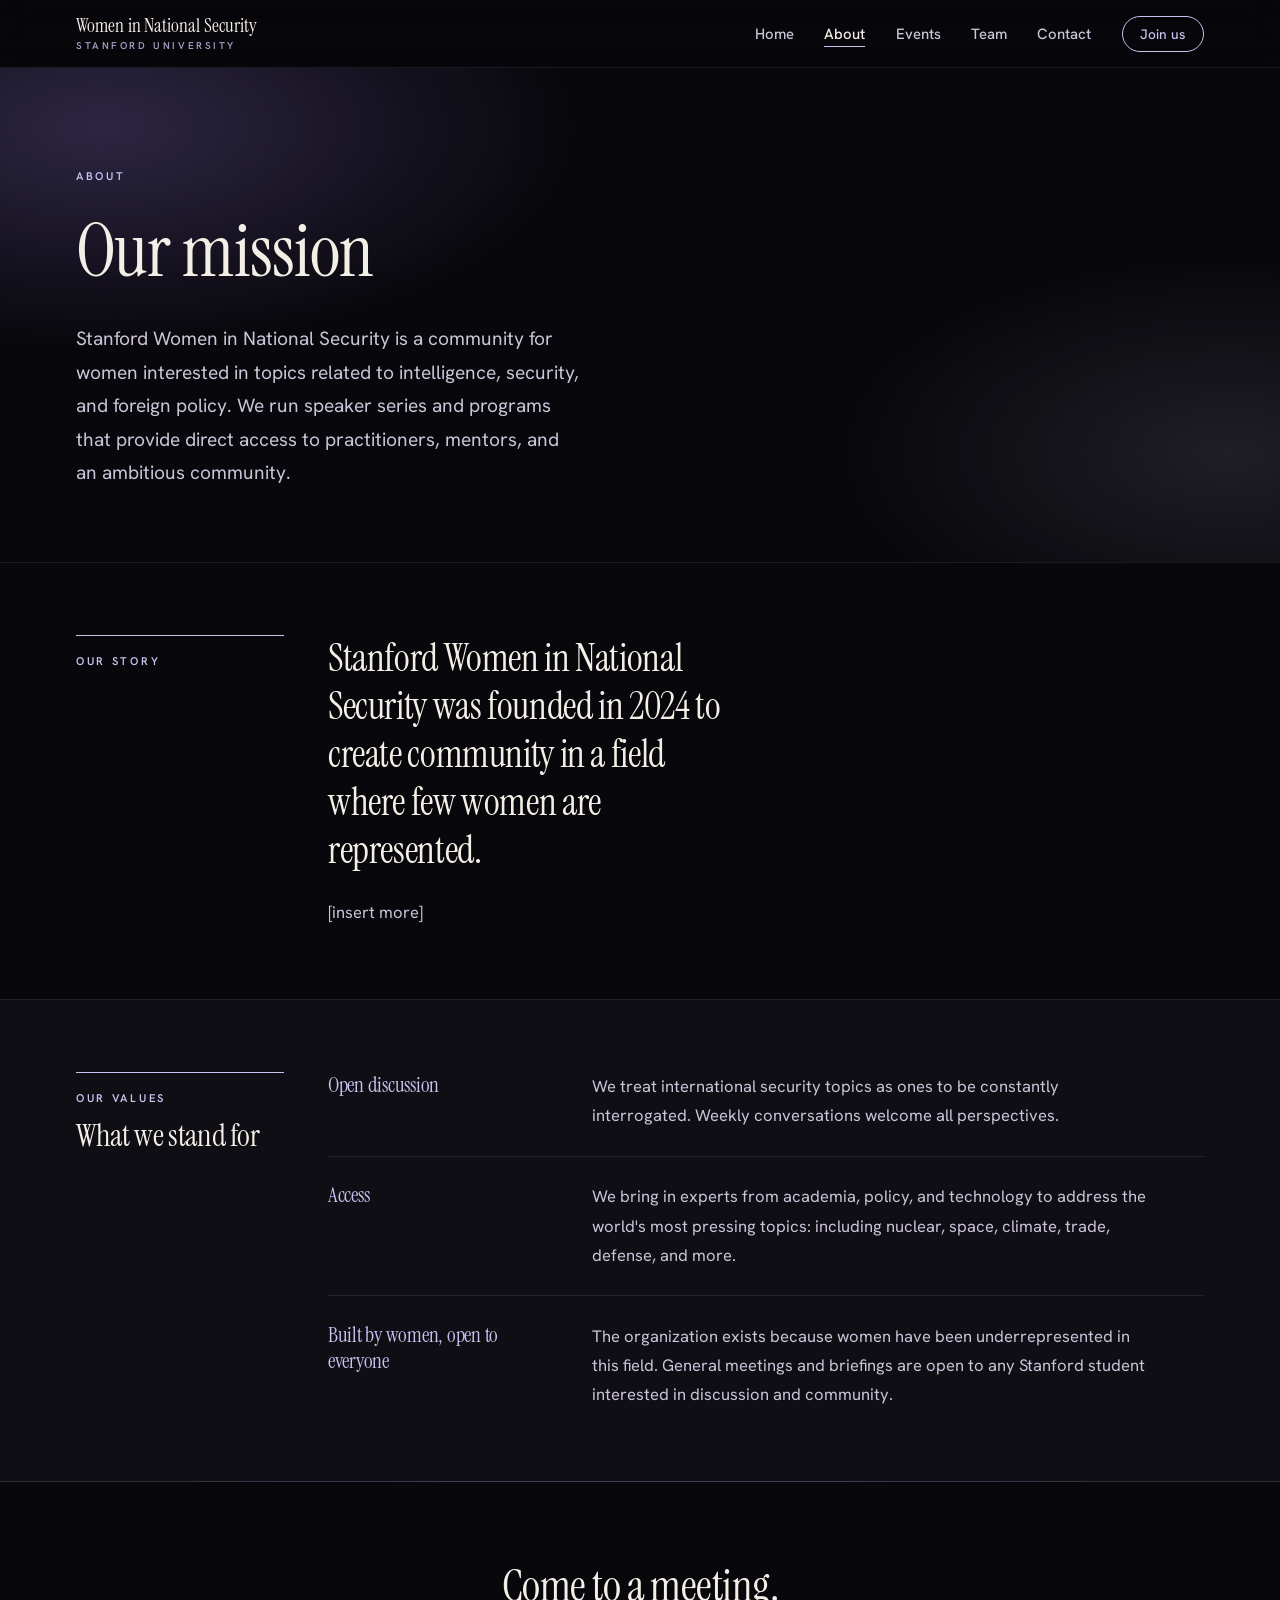
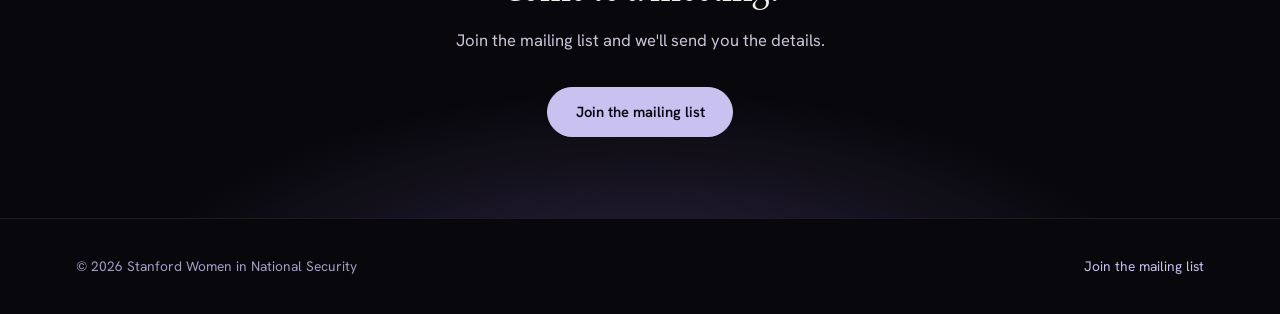
<file: about.html>
<!DOCTYPE html>
<html lang="en">
<head>
<meta charset="UTF-8">
<meta name="viewport" content="width=device-width, initial-scale=1">
<title>About - Stanford Women in National Security</title>
<meta name="description" content="Our mission, our story, and what Stanford Women in National Security stands for.">
<link rel="preconnect" href="https://fonts.googleapis.com">
<link rel="preconnect" href="https://fonts.gstatic.com" crossorigin>
<link href="https://fonts.googleapis.com/css2?family=Instrument+Serif:ital@0;1&family=Hanken+Grotesk:wght@400;500;600;700&display=swap" rel="stylesheet">
<link rel="stylesheet" href="styles.css">
</head>
<body>
<a class="skip-link" href="#main">Skip to content</a>

<header class="site-header">
  <nav class="nav">
    <a class="nav-mark" href="index.html">Women in National Security<span class="sm">Stanford University</span></a>
    <button class="nav-toggle" aria-label="Toggle menu" aria-expanded="false">Menu</button>
    <ul class="nav-links">
      <li><a href="index.html">Home</a></li>
      <li><a href="about.html" aria-current="page">About</a></li>
      <li><a href="events.html">Events</a></li>
      <li><a href="team.html">Team</a></li>
      <li><a href="contact.html">Contact</a></li>
      <li><a class="nav-cta" href="https://forms.gle/GTr78qZemdPtdpaQ9" target="_blank" rel="noopener">Join us</a></li>
    </ul>
  </nav>
</header>

<main id="main">

  <section class="hero">
    <div class="wrap">
      <p class="label">About</p>
      <h1>Our mission</h1>
      <p class="lede">Stanford Women in National Security is a community for women interested in topics related to intelligence, security, and foreign policy. We run speaker series and programs that provide direct access to practitioners, mentors, and an ambitious community.</p>
    </div>
  </section>

  <section class="section">
    <div class="wrap rail">
      <div class="rail-head">
        <p class="label">Our story</p>
      </div>
      <div>
        <p class="statement">Stanford Women in National Security was founded in 2024 to create community in a field where few women are represented.</p>
        <p>[insert more]</p>
      </div>
    </div>
  </section>

  <section class="section dim">
    <div class="wrap rail">
      <div class="rail-head">
        <p class="label">Our values</p>
        <h2>What we stand for</h2>
      </div>
      <ul class="rows">
        <li>
          <h3>Open discussion</h3>
          <p>We treat international security topics as ones to be constantly interrogated. Weekly conversations welcome all perspectives.</p>
        </li>
        <li>
          <h3>Access</h3>
          <p>We bring in experts from academia, policy, and technology to address the world's most pressing topics: including nuclear, space, climate, trade, defense, and more.</p>
        </li>
        <li>
          <h3>Built by women, open to everyone</h3>
          <p>The organization exists because women have been underrepresented in this field. General meetings and briefings are open to any Stanford student interested in discussion and community.</p>
        </li>
      </ul>
    </div>
  </section>

  <section class="closer">
    <div class="wrap">
      <h2>Come to a meeting.</h2>
      <p>Join the mailing list and we'll send you the details.</p>
      <div class="hero-actions">
        <a class="btn btn-primary" href="https://forms.gle/GTr78qZemdPtdpaQ9" target="_blank" rel="noopener">Join the mailing list</a>
      </div>
    </div>
  </section>

</main>

<footer class="site-footer">
  <div class="wrap">
    <p>&copy; 2026 Stanford Women in National Security</p>
    <p><a href="https://forms.gle/GTr78qZemdPtdpaQ9" target="_blank" rel="noopener">Join the mailing list</a></p>
  </div>
</footer>

<script src="script.js"></script>
</body>
</html>
</file>
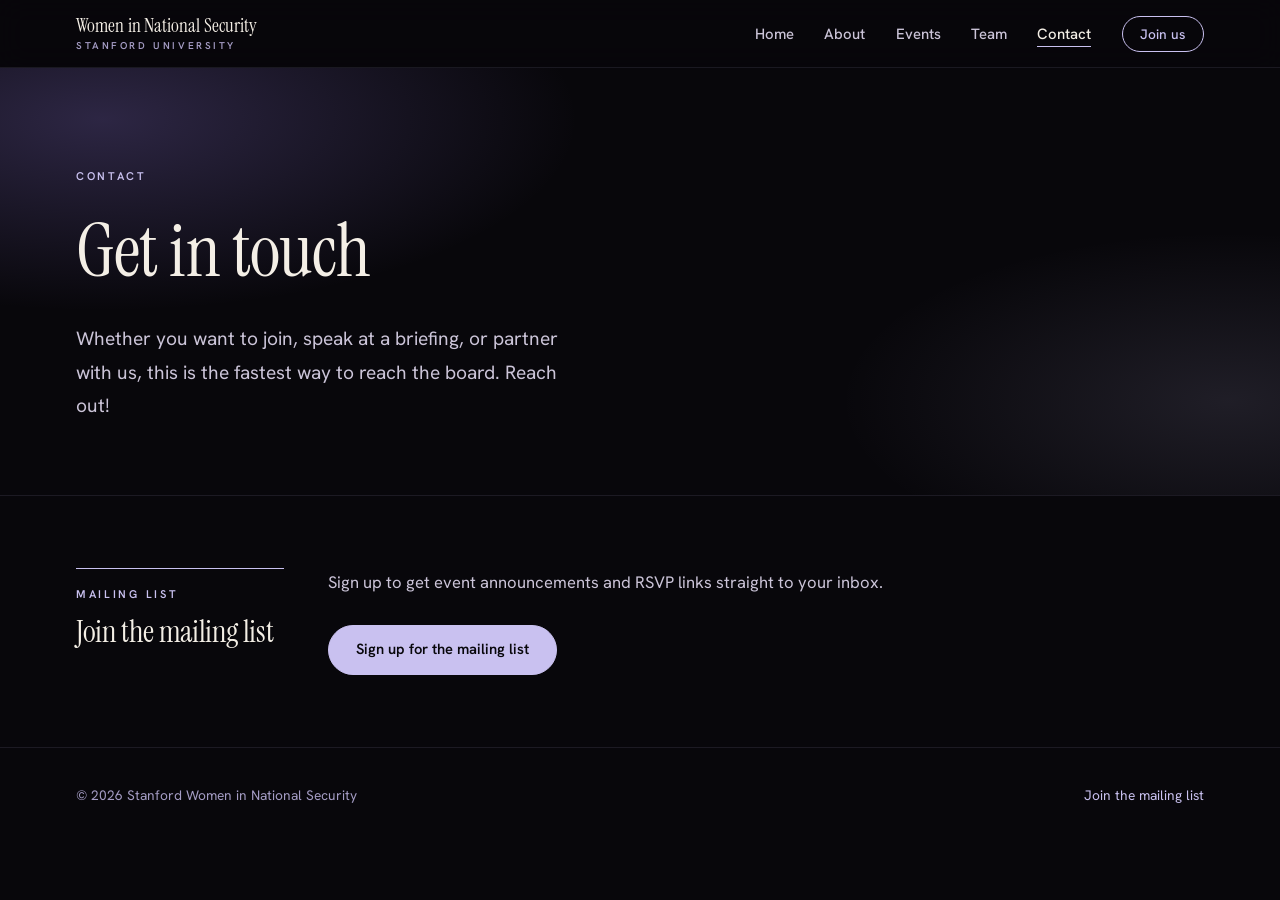
<file: contact.html>
<!DOCTYPE html>
<html lang="en">
<head>
<meta charset="UTF-8">
<meta name="viewport" content="width=device-width, initial-scale=1">
<title>Contact - Stanford Women in National Security</title>
<meta name="description" content="Get in touch with Stanford Women in National Security.">
<link rel="preconnect" href="https://fonts.googleapis.com">
<link rel="preconnect" href="https://fonts.gstatic.com" crossorigin>
<link href="https://fonts.googleapis.com/css2?family=Instrument+Serif:ital@0;1&family=Hanken+Grotesk:wght@400;500;600;700&display=swap" rel="stylesheet">
<link rel="stylesheet" href="styles.css">
</head>
<body>
<a class="skip-link" href="#main">Skip to content</a>

<header class="site-header">
  <nav class="nav">
    <a class="nav-mark" href="index.html">Women in National Security<span class="sm">Stanford University</span></a>
    <button class="nav-toggle" aria-label="Toggle menu" aria-expanded="false">Menu</button>
    <ul class="nav-links">
      <li><a href="index.html">Home</a></li>
      <li><a href="about.html">About</a></li>
      <li><a href="events.html">Events</a></li>
      <li><a href="team.html">Team</a></li>
      <li><a href="contact.html" aria-current="page">Contact</a></li>
      <li><a class="nav-cta" href="https://forms.gle/GTr78qZemdPtdpaQ9" target="_blank" rel="noopener">Join us</a></li>
    </ul>
  </nav>
</header>

<main id="main">

  <section class="hero">
    <div class="wrap">
      <p class="label">Contact</p>
      <h1>Get in touch</h1>
      <p class="lede">Whether you want to join, speak at a briefing, or partner with us, this is the fastest way to reach the board. Reach out!</p>
    </div>
  </section>

  <section class="section">
    <div class="wrap rail">
      <div class="rail-head">
        <p class="label">Mailing list</p>
        <h2>Join the mailing list</h2>
      </div>
      <div>
        <p>Sign up to get event announcements and RSVP links straight to your inbox.</p>
        <div class="hero-actions" style="margin-top:1.75rem;">
          <a class="btn btn-primary" href="https://forms.gle/GTr78qZemdPtdpaQ9" target="_blank" rel="noopener">Sign up for the mailing list</a>
        </div>
        <!-- To add socials later, add a line here, for example:
        <p style="margin-top:2rem;">Follow us on <a href="https://instagram.com/YOURHANDLE" target="_blank" rel="noopener">Instagram</a>.</p>
        -->
      </div>
    </div>
  </section>

</main>

<footer class="site-footer">
  <div class="wrap">
    <p>&copy; 2026 Stanford Women in National Security</p>
    <p><a href="https://forms.gle/GTr78qZemdPtdpaQ9" target="_blank" rel="noopener">Join the mailing list</a></p>
  </div>
</footer>

<script src="script.js"></script>
</body>
</html>
</file>
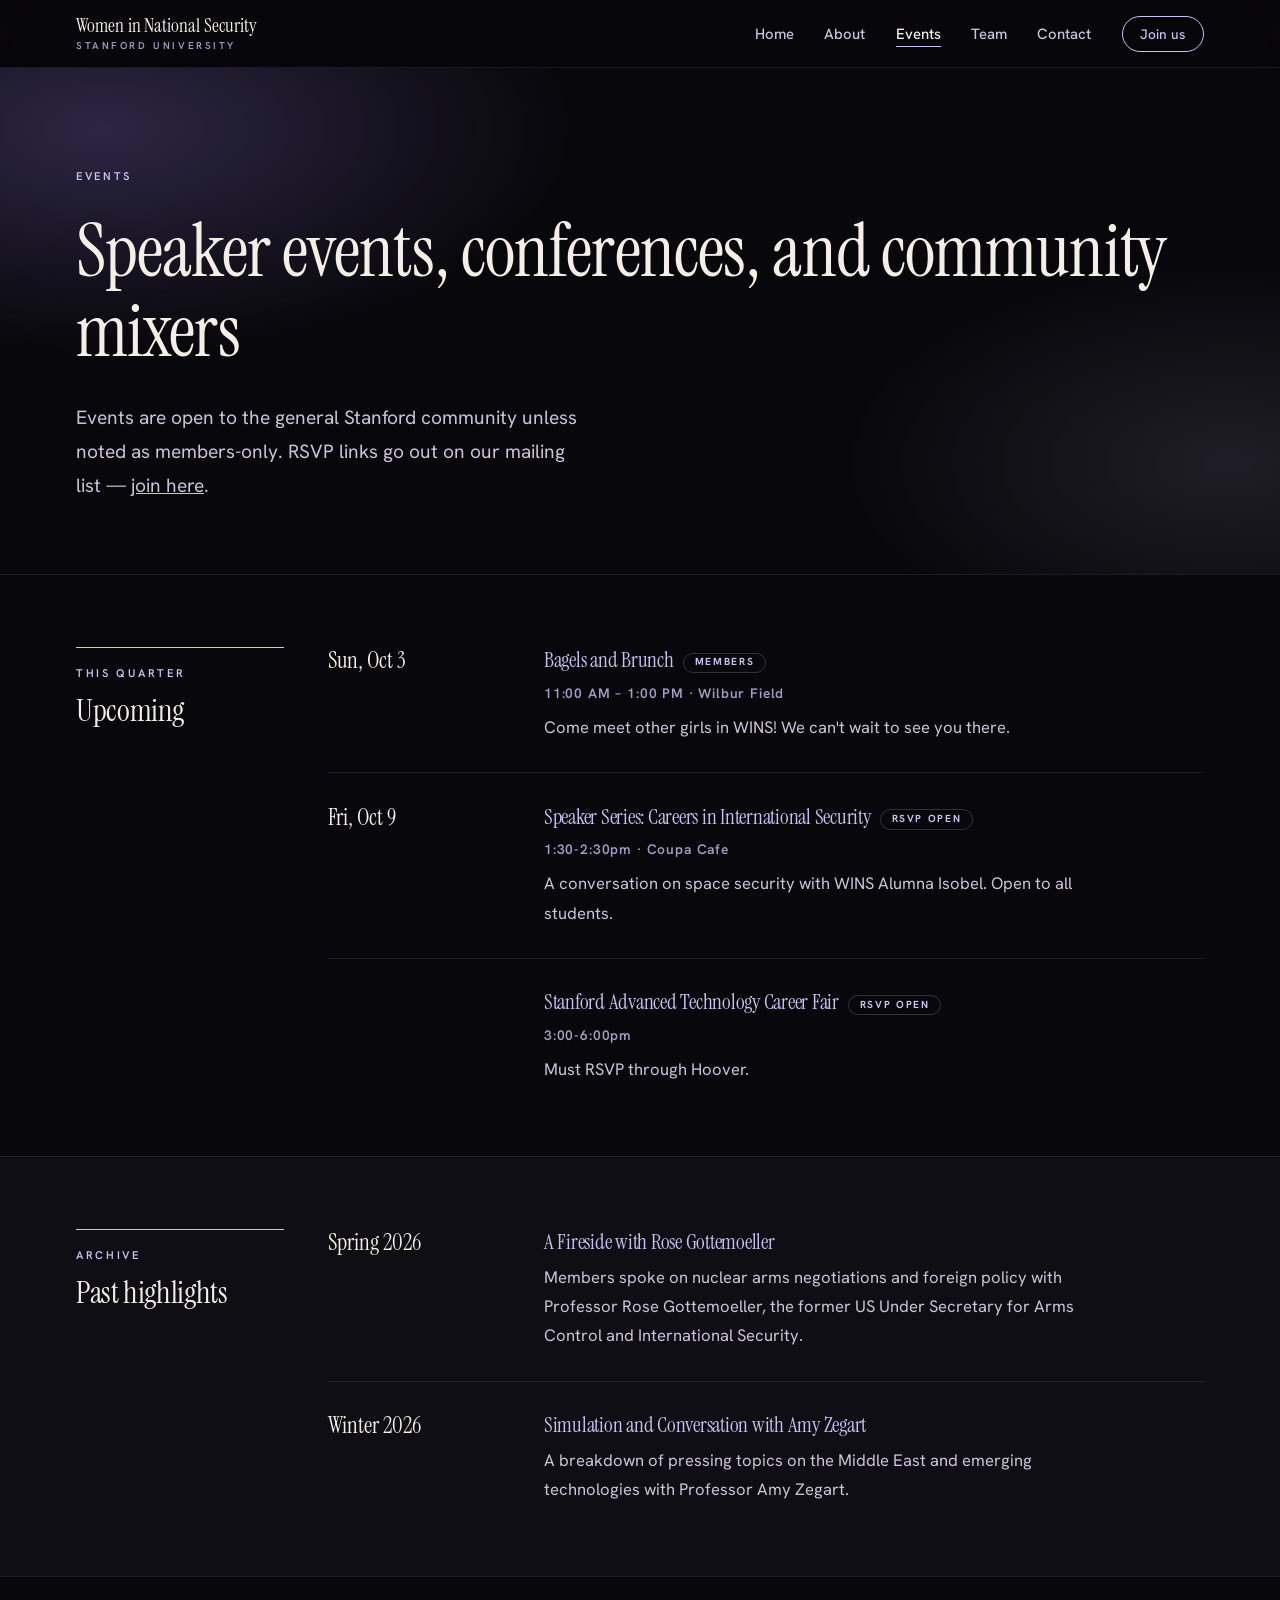
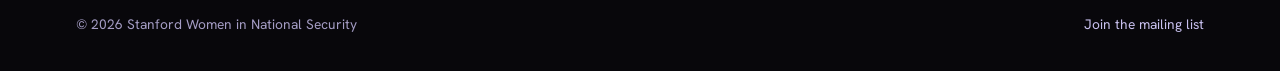
<file: events.html>
<!DOCTYPE html>
<html lang="en">
<head>
<meta charset="UTF-8">
<meta name="viewport" content="width=device-width, initial-scale=1">
<title>Events - Stanford Women in National Security</title>
<meta name="description" content="Speaker events, conferences, and community mixers from Stanford Women in National Security.">
<link rel="preconnect" href="https://fonts.googleapis.com">
<link rel="preconnect" href="https://fonts.gstatic.com" crossorigin>
<link href="https://fonts.googleapis.com/css2?family=Instrument+Serif:ital@0;1&family=Hanken+Grotesk:wght@400;500;600;700&display=swap" rel="stylesheet">
<link rel="stylesheet" href="styles.css">
</head>
<body>
<a class="skip-link" href="#main">Skip to content</a>

<header class="site-header">
  <nav class="nav">
    <a class="nav-mark" href="index.html">Women in National Security<span class="sm">Stanford University</span></a>
    <button class="nav-toggle" aria-label="Toggle menu" aria-expanded="false">Menu</button>
    <ul class="nav-links">
      <li><a href="index.html">Home</a></li>
      <li><a href="about.html">About</a></li>
      <li><a href="events.html" aria-current="page">Events</a></li>
      <li><a href="team.html">Team</a></li>
      <li><a href="contact.html">Contact</a></li>
      <li><a class="nav-cta" href="https://forms.gle/GTr78qZemdPtdpaQ9" target="_blank" rel="noopener">Join us</a></li>
    </ul>
  </nav>
</header>

<main id="main">

  <section class="hero">
    <div class="wrap">
      <p class="label">Events</p>
      <h1>Speaker events, conferences, and community mixers</h1>
      <p class="lede">Events are open to the general Stanford community unless noted as members-only. RSVP links go out on our mailing list &mdash; <a href="https://forms.gle/GTr78qZemdPtdpaQ9" target="_blank" rel="noopener">join here</a>.</p>
    </div>
  </section>

  <section class="section">
    <div class="wrap rail">
      <div class="rail-head">
        <p class="label">This quarter</p>
        <h2>Upcoming</h2>
      </div>
      <ul class="agenda">
        <li>
          <time>Sun, Oct 3</time>
          <div>
            <h3>Bagels and Brunch<span class="badge">Members</span></h3>
            <p class="meta">11:00 AM &ndash; 1:00 PM &middot; Wilbur Field</p>
            <p>Come meet other girls in WINS! We can't wait to see you there.</p>
          </div>
        </li>
        <li>
          <time>Fri, Oct 9</time>
          <div>
            <h3>Speaker Series: Careers in International Security<span class="badge">RSVP open</span></h3>
            <p class="meta">1:30-2:30pm &middot; Coupa Cafe</p>
            <p>A conversation on space security with WINS Alumna Isobel. Open to all students.</p>
          </div>
        </li>
        <li>
          <time></time>
          <div>
            <h3>Stanford Advanced Technology Career Fair<span class="badge">RSVP open</span></h3>
            <p class="meta">3:00-6:00pm</p>
            <p>Must RSVP through Hoover.</p>
          </div>
        </li>
      </ul>
    </div>
  </section>

  <section class="section dim">
    <div class="wrap rail">
      <div class="rail-head">
        <p class="label">Archive</p>
        <h2>Past highlights</h2>
      </div>
      <ul class="agenda">
        <li>
          <time>Spring 2026</time>
          <div>
            <h3>A Fireside with Rose Gottemoeller</h3>
            <p>Members spoke on nuclear arms negotiations and foreign policy with Professor Rose Gottemoeller, the former US Under Secretary for Arms Control and International Security.</p>
          </div>
        </li>
        <li>
          <time>Winter 2026</time>
          <div>
            <h3>Simulation and Conversation with Amy Zegart</h3>
            <p>A breakdown of pressing topics on the Middle East and emerging technologies with Professor Amy Zegart.</p>
          </div>
        </li>
      </ul>
    </div>
  </section>

</main>

<footer class="site-footer">
  <div class="wrap">
    <p>&copy; 2026 Stanford Women in National Security</p>
    <p><a href="https://forms.gle/GTr78qZemdPtdpaQ9" target="_blank" rel="noopener">Join the mailing list</a></p>
  </div>
</footer>

<script src="script.js"></script>
</body>
</html>
</file>
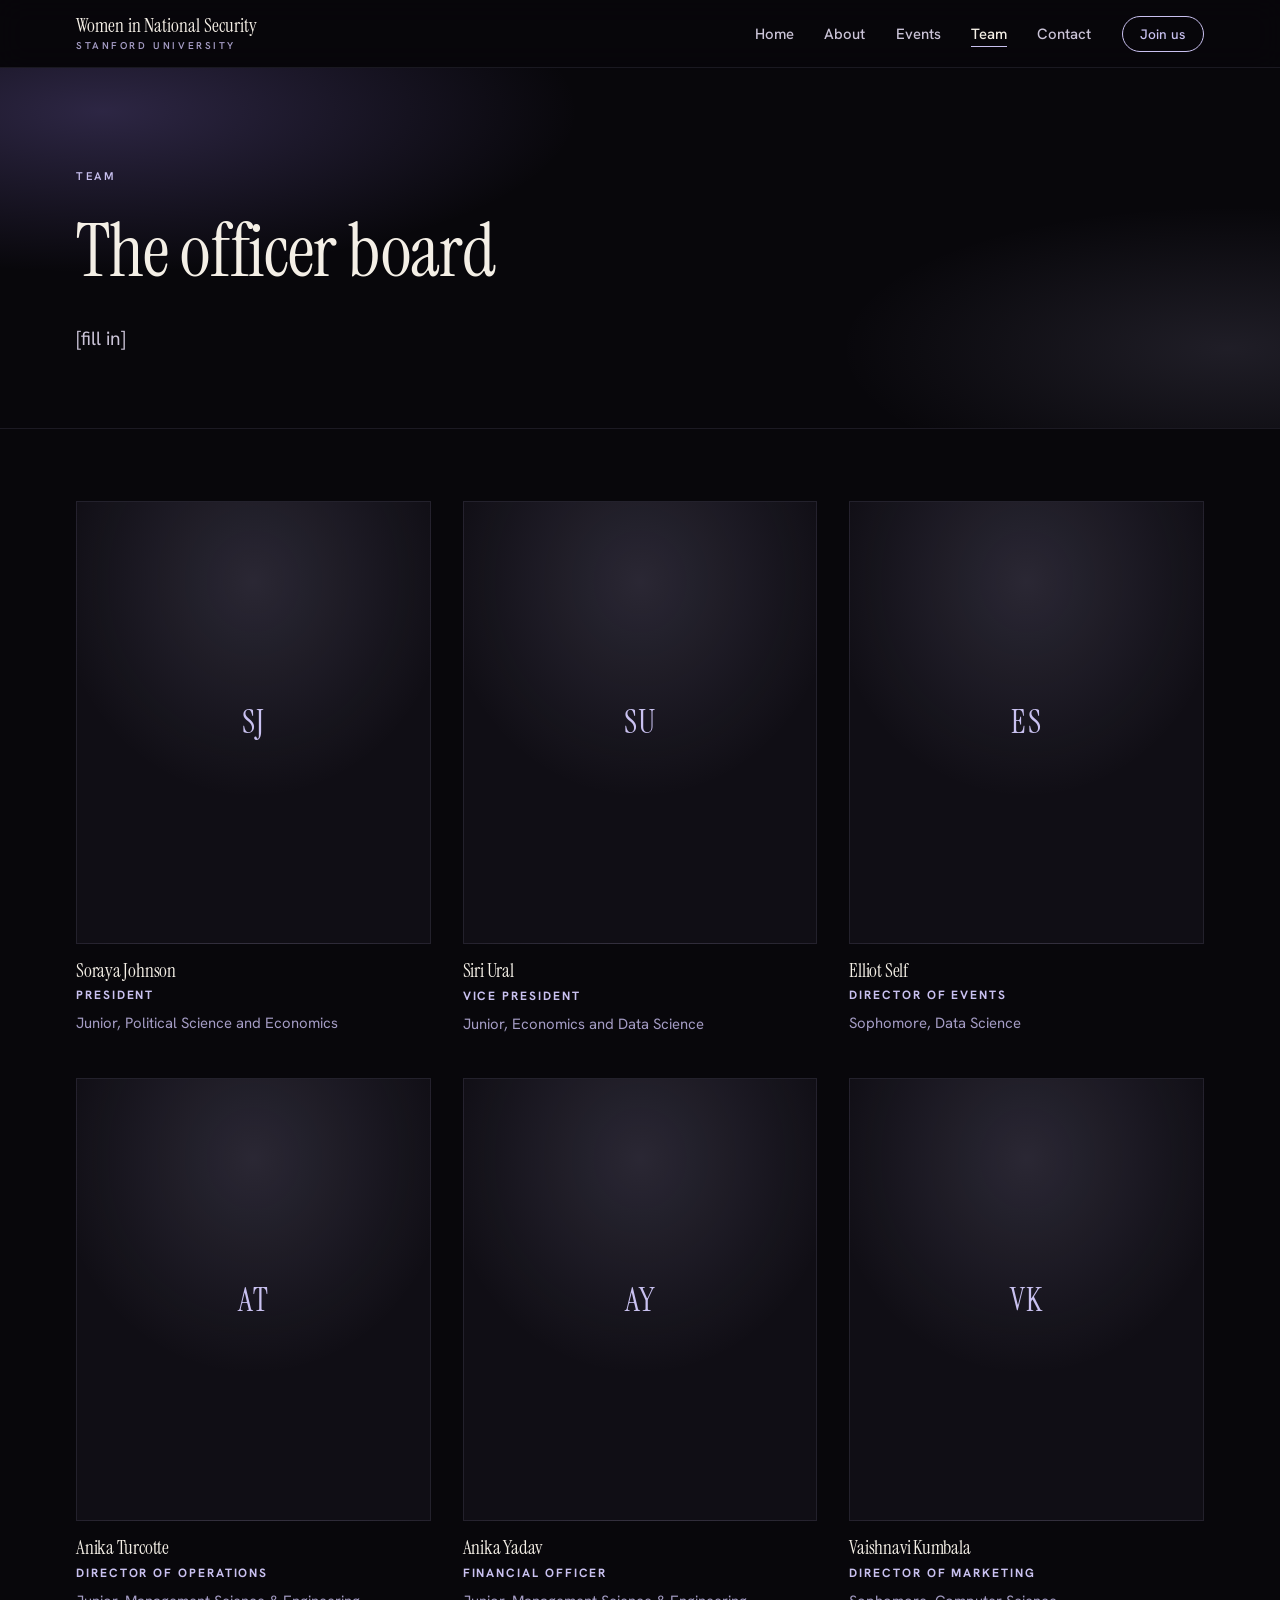
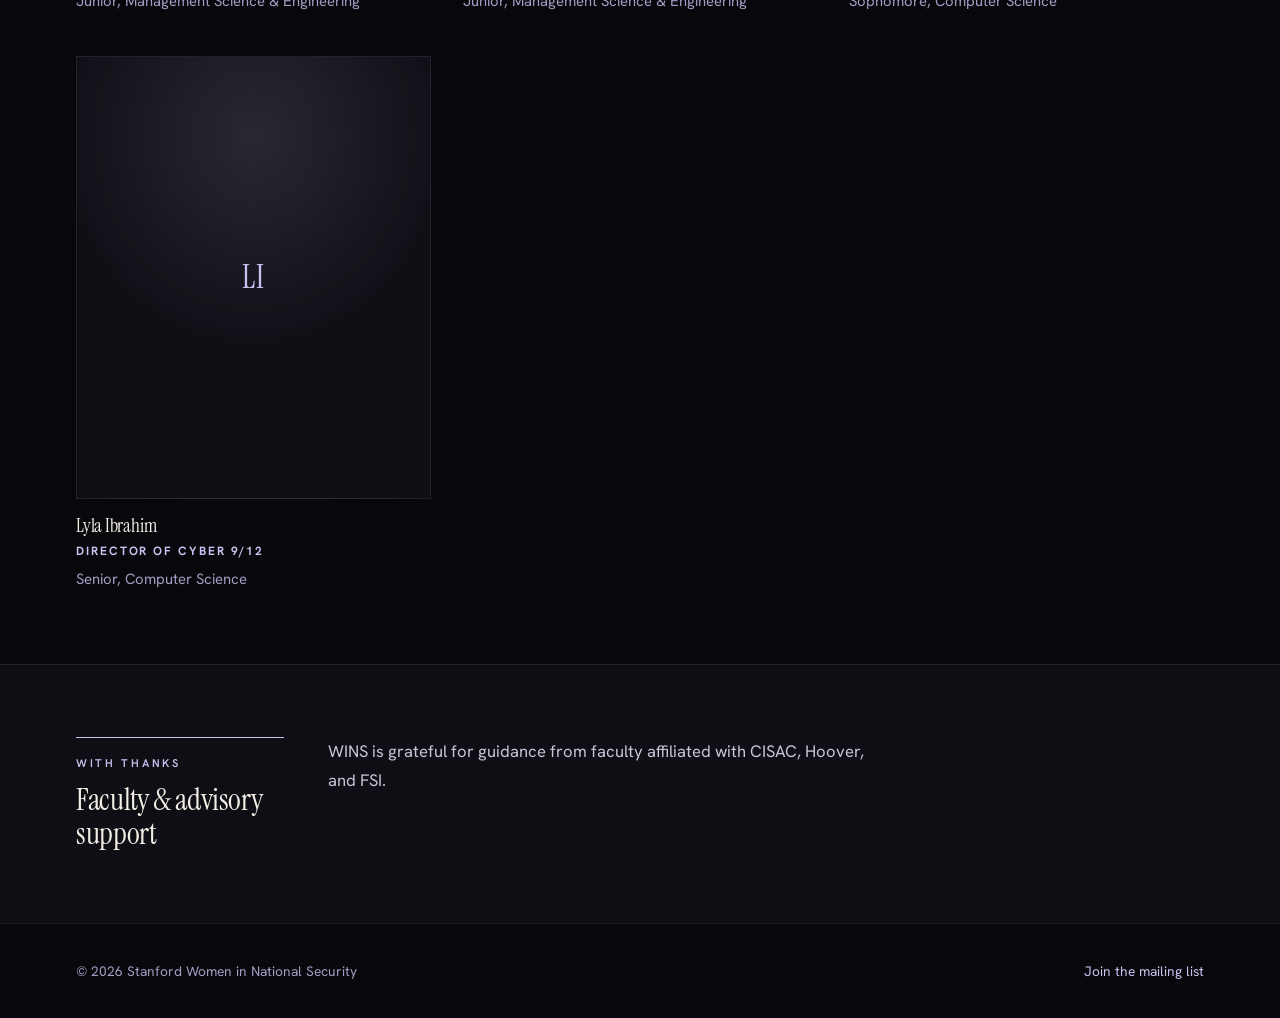
<file: team.html>
<!DOCTYPE html>
<html lang="en">
<head>
<meta charset="UTF-8">
<meta name="viewport" content="width=device-width, initial-scale=1">
<title>Team - Stanford Women in National Security</title>
<meta name="description" content="The officer board of Stanford Women in National Security.">
<link rel="preconnect" href="https://fonts.googleapis.com">
<link rel="preconnect" href="https://fonts.gstatic.com" crossorigin>
<link href="https://fonts.googleapis.com/css2?family=Instrument+Serif:ital@0;1&family=Hanken+Grotesk:wght@400;500;600;700&display=swap" rel="stylesheet">
<link rel="stylesheet" href="styles.css">
</head>
<body>
<a class="skip-link" href="#main">Skip to content</a>

<header class="site-header">
  <nav class="nav">
    <a class="nav-mark" href="index.html">Women in National Security<span class="sm">Stanford University</span></a>
    <button class="nav-toggle" aria-label="Toggle menu" aria-expanded="false">Menu</button>
    <ul class="nav-links">
      <li><a href="index.html">Home</a></li>
      <li><a href="about.html">About</a></li>
      <li><a href="events.html">Events</a></li>
      <li><a href="team.html" aria-current="page">Team</a></li>
      <li><a href="contact.html">Contact</a></li>
      <li><a class="nav-cta" href="https://forms.gle/GTr78qZemdPtdpaQ9" target="_blank" rel="noopener">Join us</a></li>
    </ul>
  </nav>
</header>

<main id="main">

  <section class="hero">
    <div class="wrap">
      <p class="label">Team</p>
      <h1>The officer board</h1>
      <p class="lede">[fill in]</p>
    </div>
  </section>

  <section class="section">
    <div class="wrap">

      <!--
        TO ADD A PHOTO for someone: upload the image to the repo, then replace
        that person's portrait line with:
        <div class="portrait"><img src="firstname.jpg" alt="Firstname Lastname"></div>
      -->

      <div class="team-grid">
        <div class="person">
          <div class="portrait"><span class="initials" aria-hidden="true">SJ</span></div>
          <h3>Soraya Johnson</h3>
          <p class="role">President</p>
          <p class="bio">Junior, Political Science and Economics</p>
        </div>
        <div class="person">
          <div class="portrait"><span class="initials" aria-hidden="true">SU</span></div>
          <h3>Siri Ural</h3>
          <p class="role">Vice President</p>
          <p class="bio">Junior, Economics and Data Science</p>
        </div>
        <div class="person">
          <div class="portrait"><span class="initials" aria-hidden="true">ES</span></div>
          <h3>Elliot Self</h3>
          <p class="role">Director of Events</p>
          <p class="bio">Sophomore, Data Science</p>
        </div>
        <div class="person">
          <div class="portrait"><span class="initials" aria-hidden="true">AT</span></div>
          <h3>Anika Turcotte</h3>
          <p class="role">Director of Operations</p>
          <p class="bio">Junior, Management Science &amp; Engineering</p>
        </div>
        <div class="person">
          <div class="portrait"><span class="initials" aria-hidden="true">AY</span></div>
          <h3>Anika Yadav</h3>
          <p class="role">Financial Officer</p>
          <p class="bio">Junior, Management Science &amp; Engineering</p>
        </div>
        <div class="person">
          <div class="portrait"><span class="initials" aria-hidden="true">VK</span></div>
          <h3>Vaishnavi Kumbala</h3>
          <p class="role">Director of Marketing</p>
          <p class="bio">Sophomore, Computer Science</p>
        </div>
        <div class="person">
          <div class="portrait"><span class="initials" aria-hidden="true">LI</span></div>
          <h3>Lyla Ibrahim</h3>
          <p class="role">Director of Cyber 9/12</p>
          <p class="bio">Senior, Computer Science</p>
        </div>
      </div>
    </div>
  </section>

  <section class="section dim">
    <div class="wrap rail">
      <div class="rail-head">
        <p class="label">With thanks</p>
        <h2>Faculty &amp; advisory support</h2>
      </div>
      <div>
        <p>WINS is grateful for guidance from faculty affiliated with CISAC, Hoover, and FSI.</p>
      </div>
    </div>
  </section>

</main>

<footer class="site-footer">
  <div class="wrap">
    <p>&copy; 2026 Stanford Women in National Security</p>
    <p><a href="https://forms.gle/GTr78qZemdPtdpaQ9" target="_blank" rel="noopener">Join the mailing list</a></p>
  </div>
</footer>

<script src="script.js"></script>
</body>
</html>
</file>
<file: styles.css>
/* ============================================================
   Stanford Women in National Security
   Fonts load via <link> in each page:
   Instrument Serif (display) + Hanken Grotesk (body/labels)
   ============================================================ */

:root {
  --night: #08070b;          /* page background, a hair warm of pure black */
  --night-2: #100e15;        /* alternating band */
  --cream: #f4efe6;          /* warm off-white — headlines */
  --lav: #c9c1f0;            /* logo lavender — accents */
  --lav-dim: #a49cc4;        /* quiet labels */
  --body: #cbc4d8;           /* body text */
  --rule: rgba(201, 193, 240, 0.22);
  --rule-soft: rgba(201, 193, 240, 0.1);
  --glow-a: rgba(140, 118, 214, 0.28);
  --glow-b: rgba(201, 193, 240, 0.12);
  --serif: 'Instrument Serif', Georgia, 'Times New Roman', serif;
  --sans: 'Hanken Grotesk', -apple-system, BlinkMacSystemFont, 'Segoe UI', sans-serif;
  --max: 74rem;
}

* { box-sizing: border-box; }

html {
  scroll-behavior: smooth;
  scroll-padding-top: 5rem;
  -webkit-text-size-adjust: 100%;
}

body {
  margin: 0;
  background: var(--night);
  color: var(--body);
  font-family: var(--sans);
  font-size: 1.04rem;
  line-height: 1.75;
  -webkit-font-smoothing: antialiased;
}

img { max-width: 100%; display: block; }
a { color: inherit; }

p { margin: 0 0 1.2rem; max-width: 62ch; }
p:last-child { margin-bottom: 0; }

h1, h2, h3 {
  font-family: var(--serif);
  font-weight: 400;
  color: var(--cream);
  letter-spacing: -0.012em;
  line-height: 1.08;
  margin: 0;
}

h1 { font-size: clamp(2.6rem, 6vw, 4.6rem); }
h2 { font-size: clamp(1.9rem, 3.4vw, 2.9rem); }
h3 { font-size: 1.32rem; line-height: 1.25; }

em { font-style: italic; }

.wrap {
  max-width: var(--max);
  margin: 0 auto;
  padding: 0 1.75rem;
}

/* ---------- Small tracked label used throughout ---------- */
.label {
  font-family: var(--sans);
  font-size: 0.7rem;
  font-weight: 600;
  letter-spacing: 0.24em;
  text-transform: uppercase;
  color: var(--lav);
  margin: 0;
}

.skip-link {
  position: absolute;
  left: -999px;
  top: 0;
  background: var(--lav);
  color: var(--night);
  padding: 0.75rem 1.25rem;
  z-index: 300;
}
.skip-link:focus { left: 1rem; top: 1rem; }

/* ---------- Header ---------- */
.site-header {
  position: sticky;
  top: 0;
  z-index: 200;
  background: rgba(8, 7, 11, 0.92);
  border-bottom: 1px solid var(--rule-soft);
}
@supports (backdrop-filter: blur(10px)) {
  .site-header {
    background: rgba(8, 7, 11, 0.7);
    backdrop-filter: blur(14px);
  }
}

.nav {
  max-width: var(--max);
  margin: 0 auto;
  padding: 0.95rem 1.75rem;
  display: flex;
  align-items: center;
  justify-content: space-between;
  gap: 1.5rem;
}

.nav-mark {
  font-family: var(--serif);
  font-size: 1.16rem;
  line-height: 1.2;
  color: var(--cream);
  text-decoration: none;
  letter-spacing: 0.005em;
  flex: none;
  max-width: 15rem;
}
.nav-mark .sm {
  display: block;
  font-family: var(--sans);
  font-size: 0.62rem;
  font-weight: 600;
  letter-spacing: 0.26em;
  text-transform: uppercase;
  color: var(--lav-dim);
  margin-top: 0.15rem;
}

.nav-links {
  display: flex;
  align-items: center;
  gap: 1.9rem;
  list-style: none;
  margin: 0;
  padding: 0;
}

.nav-links a {
  font-size: 0.93rem;
  font-weight: 500;
  color: var(--body);
  text-decoration: none;
  padding-bottom: 2px;
  border-bottom: 1px solid transparent;
  transition: color 0.15s ease, border-color 0.15s ease;
}
.nav-links a:hover { color: var(--cream); }
.nav-links a[aria-current="page"] {
  color: var(--cream);
  border-bottom-color: var(--lav);
}

.nav-cta {
  border: 1px solid var(--lav) !important;
  color: var(--lav) !important;
  padding: 0.5rem 1.1rem !important;
  border-radius: 999px;
  font-size: 0.86rem !important;
  font-weight: 600;
  transition: background 0.15s ease, color 0.15s ease;
}
.nav-cta:hover { background: var(--lav); color: var(--night) !important; }

.nav-toggle {
  display: none;
  background: none;
  border: 1px solid var(--rule);
  border-radius: 999px;
  color: var(--body);
  font-family: var(--sans);
  font-size: 0.8rem;
  font-weight: 600;
  letter-spacing: 0.12em;
  text-transform: uppercase;
  padding: 0.45rem 0.95rem;
  cursor: pointer;
}

@media (max-width: 860px) {
  .nav { position: relative; }
  .nav-toggle { display: block; }
  .nav-links {
    position: absolute;
    top: 100%;
    left: 0;
    right: 0;
    display: none;
    flex-direction: column;
    align-items: stretch;
    gap: 0;
    background: var(--night);
    border-bottom: 1px solid var(--rule);
    padding: 0.25rem 1.75rem 1.1rem;
  }
  .nav-links.open { display: flex; }
  .nav-links li { border-top: 1px solid var(--rule-soft); }
  .nav-links a { display: block; padding: 0.85rem 0; border-bottom: none; }
  .nav-cta { display: inline-block; margin-top: 0.9rem; text-align: center; }
}

/* ---------- Hero ---------- */
.hero {
  position: relative;
  overflow: hidden;
  padding: clamp(4.5rem, 11vh, 8rem) 0 clamp(3.5rem, 8vh, 6rem);
  background:
    radial-gradient(ellipse 58% 70% at 8% 12%, var(--glow-a), transparent 64%),
    radial-gradient(ellipse 46% 60% at 96% 78%, var(--glow-b), transparent 66%),
    var(--night);
}

.hero .label { margin-bottom: 1.6rem; }

.hero h1 { max-width: 16em; }

/* the one place the accent does real work */
.hero h1 .accent {
  color: var(--lav);
  font-style: italic;
}

.hero .lede {
  font-size: clamp(1.08rem, 1.5vw, 1.24rem);
  max-width: 46ch;
  margin-top: 1.9rem;
}

.hero-actions {
  display: flex;
  flex-wrap: wrap;
  gap: 0.85rem;
  margin-top: 2.4rem;
}

/* thin ruled meta strip under the hero */
.hero-meta {
  display: flex;
  flex-wrap: wrap;
  gap: 0 3.5rem;
  margin-top: clamp(3rem, 7vh, 5rem);
  padding-top: 1.6rem;
  border-top: 1px solid var(--rule);
}
.hero-meta div { padding: 0.35rem 0; }
.hero-meta strong {
  display: block;
  font-family: var(--serif);
  font-weight: 400;
  font-size: 2.3rem;
  line-height: 1.1;
  color: var(--cream);
}
.hero-meta span {
  font-size: 0.78rem;
  font-weight: 600;
  letter-spacing: 0.16em;
  text-transform: uppercase;
  color: var(--lav-dim);
}

/* ---------- Buttons ---------- */
.btn {
  display: inline-block;
  padding: 0.85rem 1.7rem;
  border: 1px solid var(--lav);
  border-radius: 999px;
  font-family: var(--sans);
  font-size: 0.92rem;
  font-weight: 600;
  line-height: 1.4;
  text-decoration: none;
  transition: background 0.15s ease, color 0.15s ease, border-color 0.15s ease;
}
.btn-primary { background: var(--lav); color: var(--night); }
.btn-primary:hover { background: var(--cream); border-color: var(--cream); }
.btn-ghost { background: transparent; color: var(--lav); }
.btn-ghost:hover { background: var(--lav); color: var(--night); }

/* ---------- Section: left rail structure ---------- */
.section { padding: clamp(3.5rem, 8vh, 6rem) 0; border-top: 1px solid var(--rule-soft); }
.section.dim { background: var(--night-2); }

.rail {
  display: grid;
  grid-template-columns: 13rem 1fr;
  gap: 2.75rem;
  align-items: start;
}
.rail > .rail-head {
  position: sticky;
  top: 6.5rem;
  border-top: 1px solid var(--lav);
  padding-top: 1rem;
}
.rail > .rail-head h2 { margin-top: 0.7rem; font-size: clamp(1.6rem, 2.4vw, 2.1rem); }

@media (max-width: 860px) {
  .rail { grid-template-columns: 1fr; gap: 1.6rem; }
  .rail > .rail-head { position: static; }
}

/* ---------- Statement / pull quote ---------- */
.statement {
  font-family: var(--serif);
  font-size: clamp(1.55rem, 3vw, 2.35rem);
  line-height: 1.28;
  letter-spacing: -0.01em;
  color: var(--cream);
  max-width: 24ch;
  margin: 0 0 1.4rem;
}
.statement.wide { max-width: 30ch; }

/* ---------- Definition rows (what we do / stand for) ---------- */
.rows { list-style: none; margin: 0; padding: 0; }
.rows li {
  display: grid;
  grid-template-columns: 14rem 1fr;
  gap: 0.6rem 2.5rem;
  padding: 1.6rem 0;
  border-top: 1px solid var(--rule-soft);
}
.rows li:first-child { border-top: none; padding-top: 0; }
.rows li:last-child { padding-bottom: 0; }
@media (max-width: 760px) { .rows li { grid-template-columns: 1fr; } }
.rows h3 { color: var(--lav); }
.rows p { margin: 0; }

/* ---------- Events ---------- */
.agenda { list-style: none; margin: 0; padding: 0; }
.agenda li {
  display: grid;
  grid-template-columns: 11rem 1fr;
  gap: 0.6rem 2.5rem;
  padding: 1.9rem 0;
  border-top: 1px solid var(--rule-soft);
}
.agenda li:first-child { border-top: none; padding-top: 0; }
.agenda li:last-child { padding-bottom: 0; }
@media (max-width: 760px) { .agenda li { grid-template-columns: 1fr; } }

.agenda time {
  font-family: var(--serif);
  font-size: 1.45rem;
  line-height: 1.2;
  color: var(--cream);
  display: block;
}
.agenda h3 { color: var(--lav); margin-bottom: 0.45rem; }
.agenda .meta {
  font-size: 0.86rem;
  font-weight: 600;
  letter-spacing: 0.06em;
  color: var(--lav-dim);
  margin: 0 0 0.5rem;
}
.agenda p { margin: 0; }

.badge {
  display: inline-block;
  vertical-align: 0.18em;
  margin-left: 0.6rem;
  font-family: var(--sans);
  font-size: 0.64rem;
  font-weight: 700;
  letter-spacing: 0.16em;
  text-transform: uppercase;
  color: var(--lav);
  border: 1px solid var(--rule);
  border-radius: 999px;
  padding: 0.18rem 0.65rem;
}

/* ---------- Team ---------- */
.team-grid {
  display: grid;
  grid-template-columns: repeat(3, 1fr);
  gap: 2.6rem 2rem;
}
@media (max-width: 860px) { .team-grid { grid-template-columns: repeat(2, 1fr); } }
@media (max-width: 520px) { .team-grid { grid-template-columns: 1fr; } }

.person .portrait {
  aspect-ratio: 4 / 5;
  margin-bottom: 1rem;
  border: 1px solid var(--rule-soft);
  background:
    radial-gradient(ellipse 80% 70% at 50% 18%, rgba(201, 193, 240, 0.14), transparent 70%),
    var(--night-2);
  display: flex;
  align-items: center;
  justify-content: center;
  overflow: hidden;
}
.person .portrait img { width: 100%; height: 100%; object-fit: cover; }
.person .portrait .initials {
  font-family: var(--serif);
  font-size: 2rem;
  color: var(--lav);
  letter-spacing: 0.04em;
}
.person h3 { font-size: 1.16rem; margin-bottom: 0.15rem; }
.person .role {
  margin: 0 0 0.25rem;
  font-size: 0.75rem;
  font-weight: 700;
  letter-spacing: 0.16em;
  text-transform: uppercase;
  color: var(--lav);
}
.person .bio { margin: 0; font-size: 0.93rem; color: var(--lav-dim); }

/* ---------- Closing call to action ---------- */
.closer {
  border-top: 1px solid var(--rule);
  padding: clamp(3.5rem, 9vh, 6.5rem) 0;
  background:
    radial-gradient(ellipse 60% 100% at 50% 130%, var(--glow-a), transparent 68%),
    var(--night);
  text-align: center;
}
.closer h2 { margin: 0 auto 1rem; max-width: 16ch; }
.closer p { margin: 0 auto 2rem; max-width: 50ch; }
.closer .hero-actions { justify-content: center; margin-top: 0; }

/* ---------- Footer ---------- */
.site-footer {
  border-top: 1px solid var(--rule-soft);
  padding: 2.2rem 0;
  font-size: 0.86rem;
  color: var(--lav-dim);
}
.site-footer .wrap {
  display: flex;
  justify-content: space-between;
  flex-wrap: wrap;
  gap: 0.6rem 2rem;
}
.site-footer p { margin: 0; max-width: none; }
.site-footer a { color: var(--lav); text-decoration: none; }
.site-footer a:hover { color: var(--cream); }

/* ---------- Focus + motion ---------- */
a:focus-visible,
button:focus-visible {
  outline: 2px solid var(--lav);
  outline-offset: 3px;
}

@media (prefers-reduced-motion: reduce) {
  html { scroll-behavior: auto; }
  * { transition: none !important; }
}

/* ---------- Cyber 9/12 champions ---------- */
.shot {
  aspect-ratio: 3 / 2;
  border: 1px solid var(--rule-soft);
  background:
    var(--img, none) center / cover no-repeat,
    radial-gradient(ellipse 80% 70% at 50% 20%, rgba(201, 193, 240, 0.16), transparent 70%),
    var(--night-2);
}

.wins {
  display: grid;
  grid-template-columns: 1fr 1fr;
  gap: 2.5rem 2rem;
  margin-top: 3.5rem;
}

.win h3 {
  font-size: clamp(2rem, 4vw, 3rem);
  margin-top: 1.2rem;
  line-height: 1.05;
}
.win p { margin: 0.6rem 0 0; }

.gallery {
  display: grid;
  grid-template-columns: repeat(3, 1fr);
  gap: 1rem;
  margin-top: 2rem;
}
.gallery .shot { aspect-ratio: 4 / 3; }

@media (max-width: 760px) {
  .wins { grid-template-columns: 1fr; }
  .gallery { grid-template-columns: 1fr; }
}
</file>
